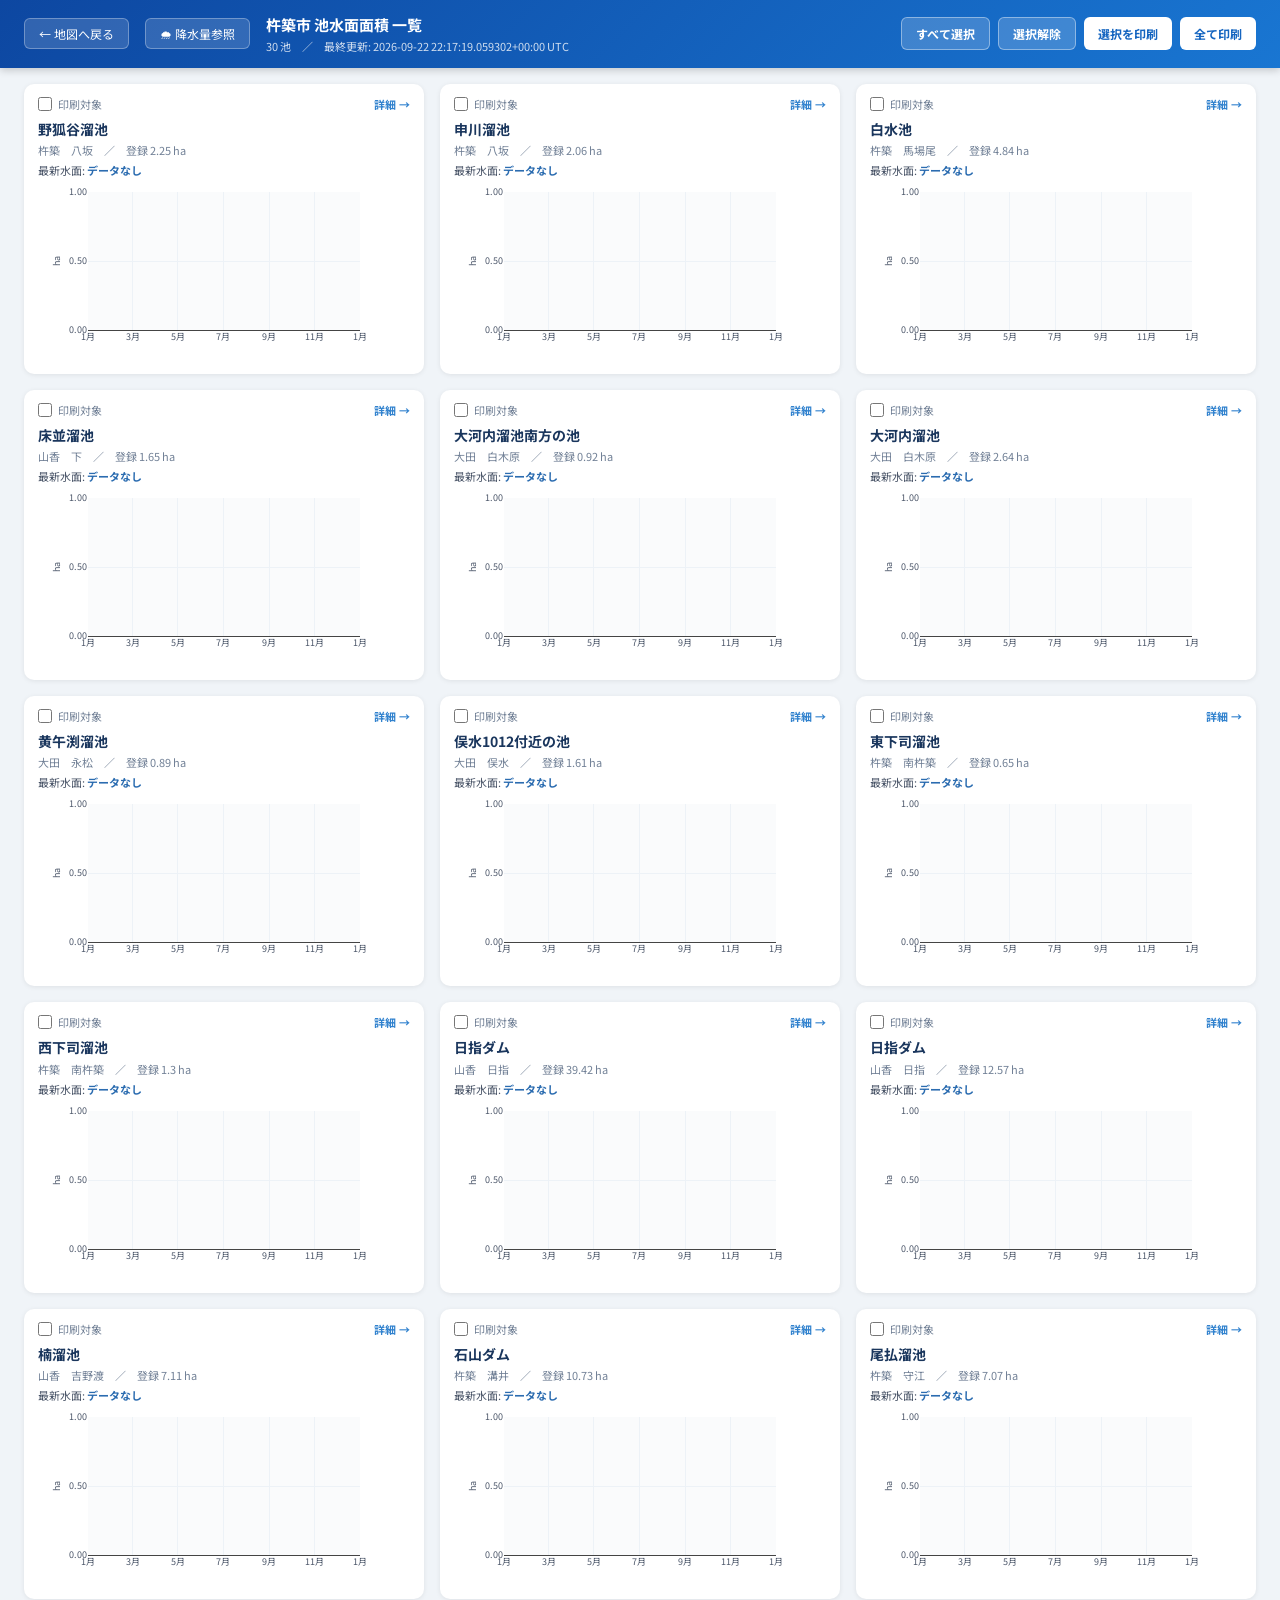
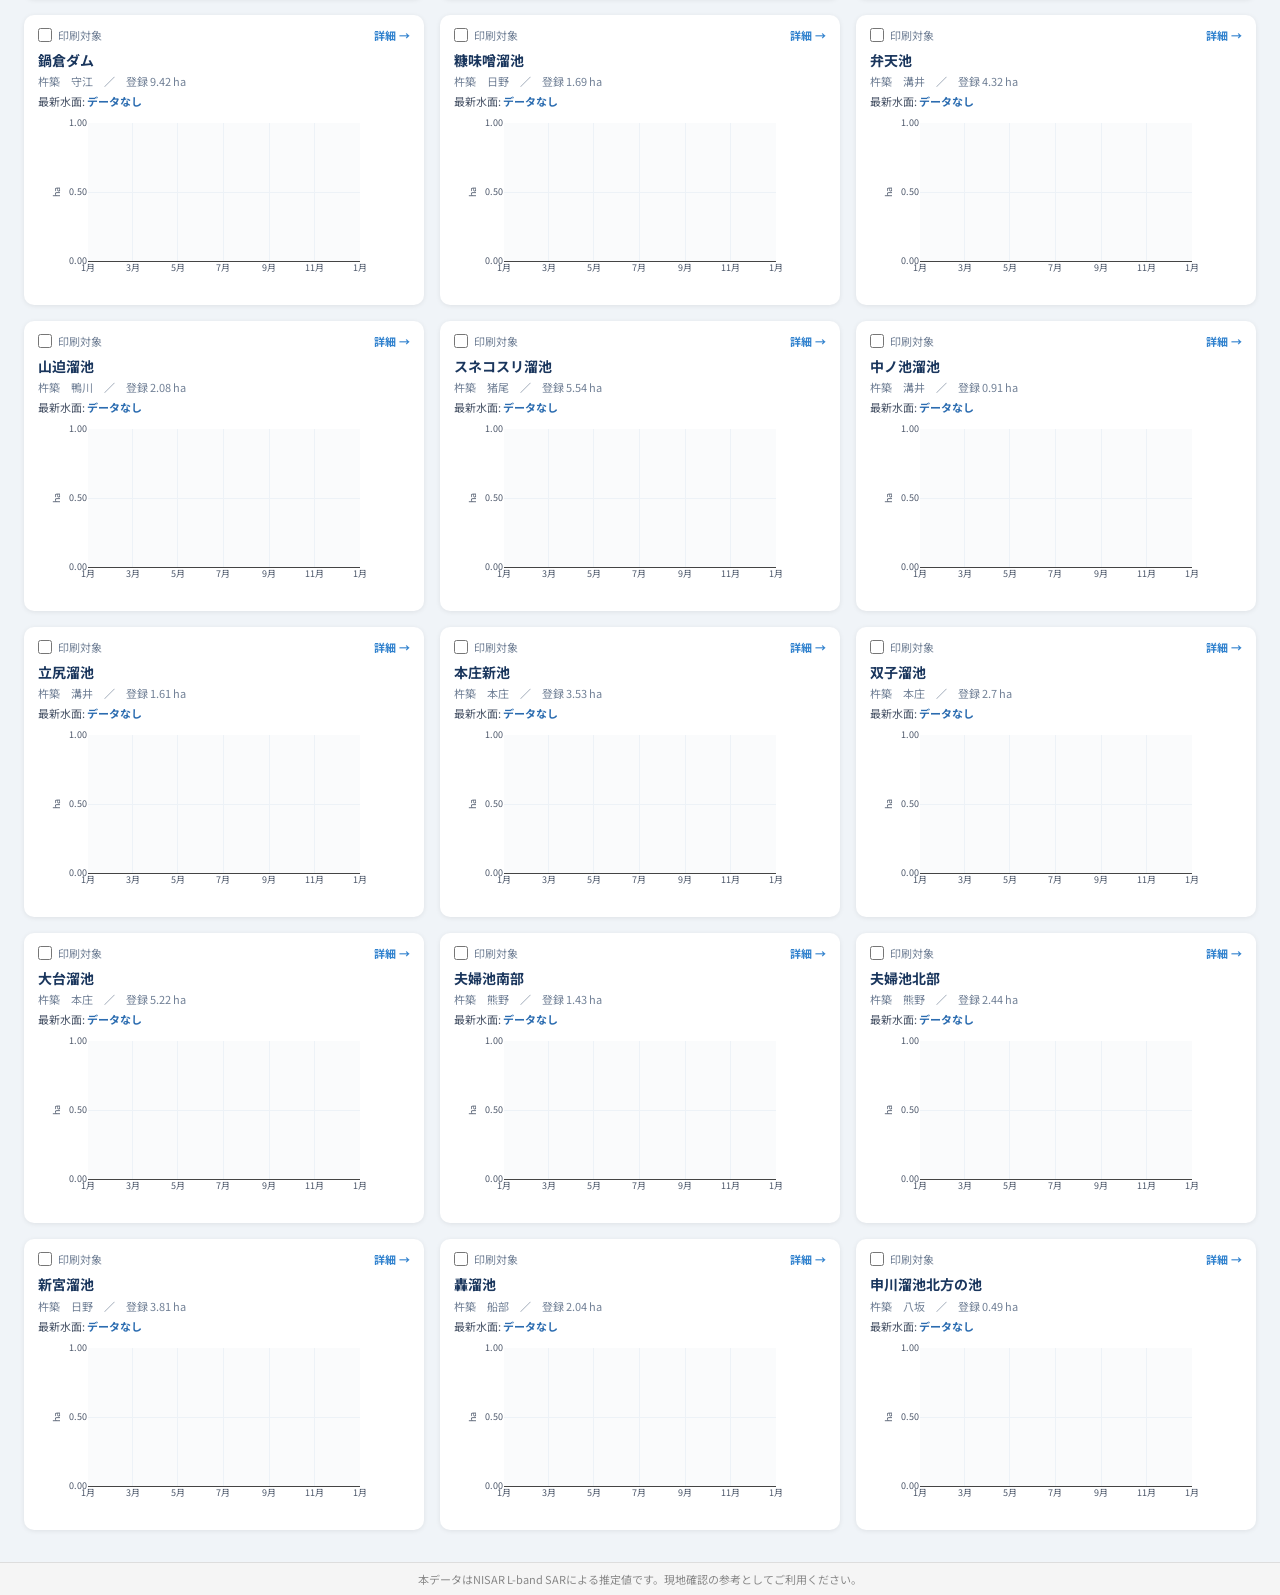
<file: docs/list.html>
<!DOCTYPE html>
<html lang="ja">
<head>
  <meta charset="UTF-8" />
  <meta name="viewport" content="width=device-width, initial-scale=1.0" />
  <title>池水面面積 一覧・印刷 — 杵築市</title>

  <script src="https://cdn.plot.ly/plotly-2.32.0.min.js" charset="utf-8"></script>
  <link rel="preconnect" href="https://fonts.googleapis.com" />
  <link href="https://fonts.googleapis.com/css2?family=Noto+Sans+JP:wght@300;400;700&display=swap" rel="stylesheet" />
  <link rel="stylesheet" href="assets/style.css" />
  <link rel="stylesheet" href="assets/list.css" />
</head>
<body class="list-page">

<!-- ===== ヘッダー ===== -->
<header class="list-header no-print">
  <a class="back-btn" href="index.html">← 地図へ戻る</a>
  <a class="back-btn" href="rain.html">🌧 降水量参照</a>
  <div class="list-header-title">
    <h1>杵築市 池水面面積 一覧</h1>
    <p id="list-subtitle">読み込み中...</p>
  </div>
  <div class="list-actions">
    <button id="btn-select-all"   class="action-btn secondary">すべて選択</button>
    <button id="btn-deselect-all" class="action-btn secondary">選択解除</button>
    <button id="btn-print-selected" class="action-btn primary">選択を印刷</button>
    <button id="btn-print-all"    class="action-btn primary">全て印刷</button>
  </div>
</header>

<!-- ===== アラートサマリー ===== -->
<div id="alert-bar" class="no-print" style="display:none;">
  <span class="alert-icon">⚠️</span>
  <span id="alert-text"></span>
</div>

<!-- ===== 降水量グラフ ===== -->
<section class="rain-section no-print">
  <h2 class="section-title">参考：杵築市 月別降水量（年別比較）</h2>
  <div id="rain-chart" class="rain-chart-wrap"></div>
  <p class="rain-note">データ出典: Open-Meteo (気象庁観測点付近: 33.42°N 131.62°E)</p>
</section>

<!-- ===== 池グラフ一覧 ===== -->
<section class="pond-list-section">
  <div id="pond-grid">
    <!-- JS で生成 -->
    <div id="loading-msg" class="loading-msg">グラフを生成中...</div>
  </div>
</section>

<script src="assets/list.js"></script>
<footer style="text-align:center;padding:8px;font-size:11px;color:#888;background:#f5f5f5;border-top:1px solid #ddd;" class="no-print">
  本データはNISAR L-band SARによる推定値です。現地確認の参考としてご利用ください。
</footer>
</body>
</html>
</file>
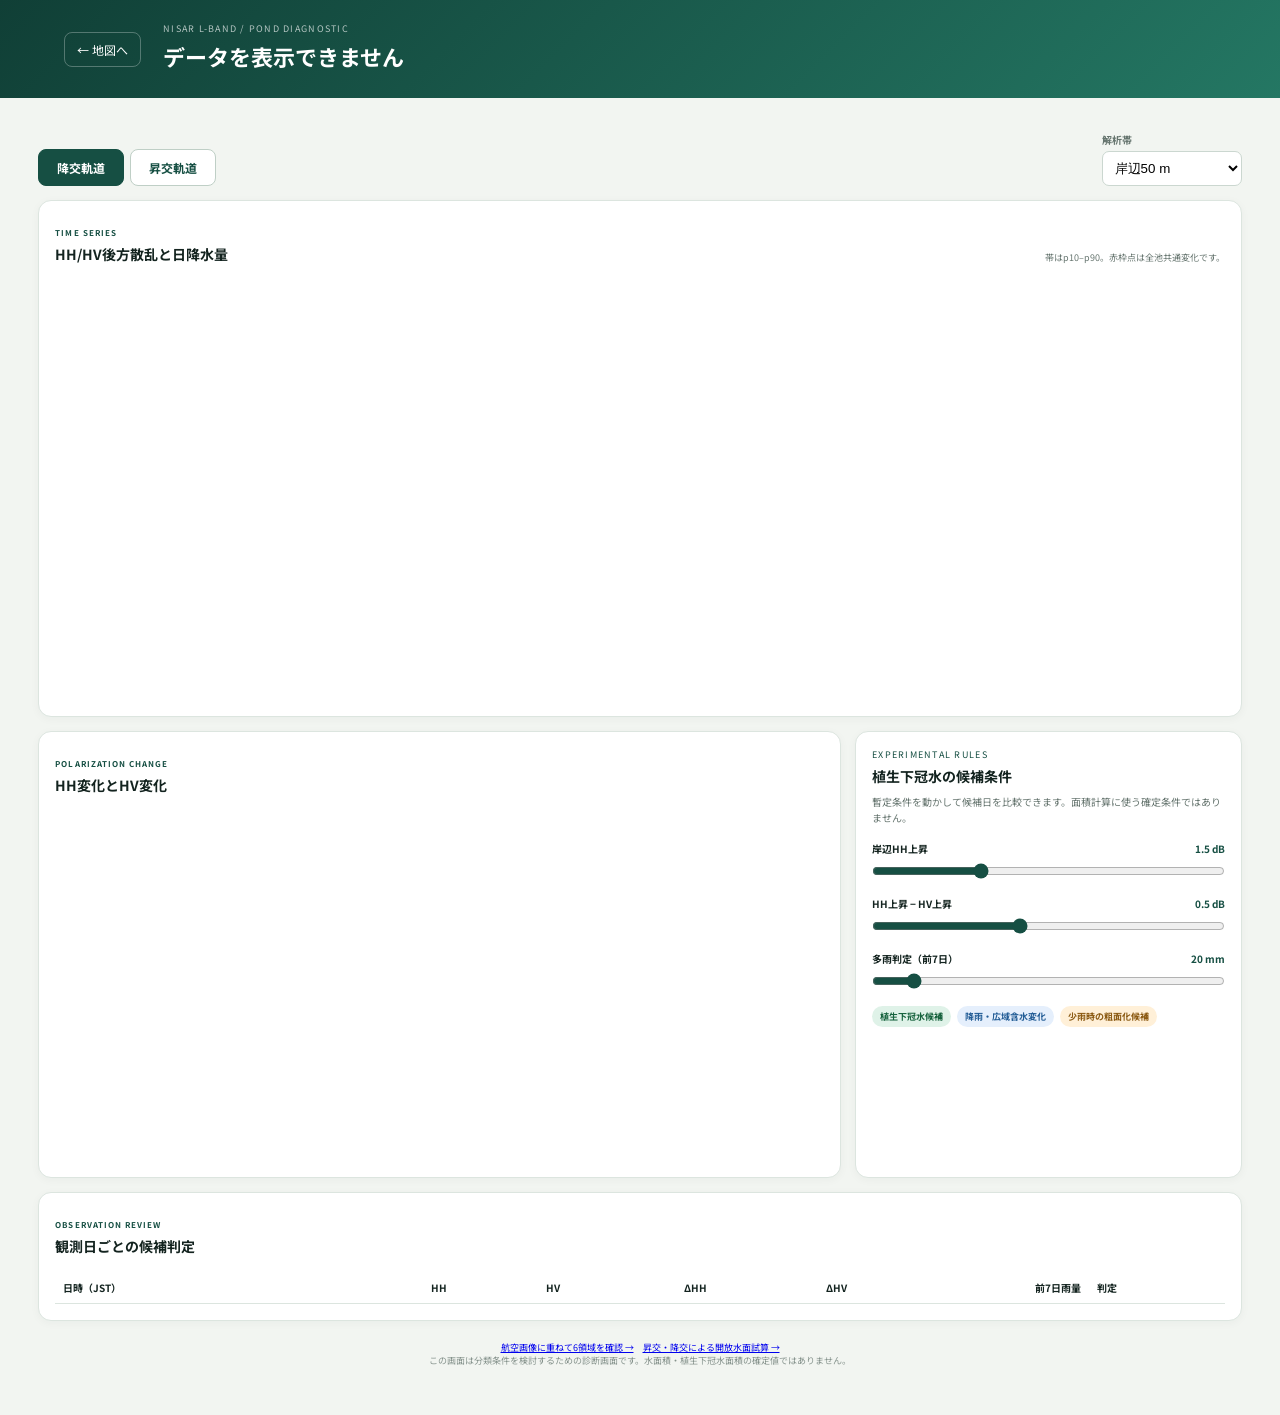
<file: docs/pond.html>
<!DOCTYPE html><html lang="ja"><head><meta charset="UTF-8"/><meta name="viewport" content="width=device-width,initial-scale=1.0"/><title>NISAR 池別診断</title><script src="https://cdn.plot.ly/plotly-2.32.0.min.js"></script><link rel="preconnect" href="https://fonts.googleapis.com"/><link href="https://fonts.googleapis.com/css2?family=Noto+Sans+JP:wght@400;500;700&display=swap" rel="stylesheet"/><link rel="stylesheet" href="assets/diagnostics.css"/><link rel="stylesheet" href="assets/boundary.css"/></head><body>
<header class="page-header"><a href="index.html" class="back-link">← 地図へ</a><div><span class="eyebrow">NISAR L-BAND / POND DIAGNOSTIC</span><h1 id="pond-name">読み込み中…</h1><p id="pond-location"></p></div></header>
<main class="content"><section class="summary-grid" id="summary-grid"></section><section class="control-bar"><div class="orbit-tabs" id="orbit-tabs"><button data-orbit="descending" class="active">降交軌道</button><button data-orbit="ascending">昇交軌道</button></div><label>解析帯<select id="zone-select"><option value="shoreline">岸辺50 m</option><option value="whole">池全体</option><option value="core">中央部</option></select></label></section>
<section class="chart-card"><div class="card-heading"><div><span>TIME SERIES</span><h2>HH/HV後方散乱と日降水量</h2></div><p>帯はp10–p90。赤枠点は全池共通変化です。</p></div><div id="timeseries-chart" class="chart tall"></div></section>
<section class="two-column"><div class="chart-card"><div class="card-heading"><div><span>POLARIZATION CHANGE</span><h2>HH変化とHV変化</h2></div></div><div id="scatter-chart" class="chart"></div></div><div class="condition-card"><span class="eyebrow dark">EXPERIMENTAL RULES</span><h2>植生下冠水の候補条件</h2><p>暫定条件を動かして候補日を比較できます。面積計算に使う確定条件ではありません。</p><label>岸辺HH上昇 <output id="hh-output">1.5 dB</output><input id="hh-threshold" type="range" min="0" max="5" step="0.25" value="1.5"/></label><label>HH上昇 − HV上昇 <output id="contrast-output">0.5 dB</output><input id="contrast-threshold" type="range" min="-2" max="4" step="0.25" value="0.5"/></label><label>多雨判定（前7日） <output id="rain-output">20 mm</output><input id="rain-threshold" type="range" min="0" max="200" step="5" value="20"/></label><div class="rule-legend"><span class="flood">植生下冠水候補</span><span class="wet">降雨・広域含水変化</span><span class="dry">少雨時の粗面化候補</span></div></div></section>
<section class="table-card"><div class="card-heading"><div><span>OBSERVATION REVIEW</span><h2>観測日ごとの候補判定</h2></div></div><div class="table-scroll"><table><thead><tr><th>日時（JST）</th><th>HH</th><th>HV</th><th>ΔHH</th><th>ΔHV</th><th>前7日雨量</th><th>判定</th></tr></thead><tbody id="candidate-body"></tbody></table></div></section>
<section id="boundary-diagnostic" class="boundary-section" hidden><div class="section-heading"><span>OSM BOUNDARY CHECK</span><h2>境界内外の距離帯診断</h2><p id="boundary-description"></p></div><div class="boundary-summary" id="boundary-summary"></div><div class="chart-card"><div class="card-heading"><div><span>DISTANCE BANDS</span><h2>境界からの距離帯別変動幅</h2></div><p>同一軌道の時系列中央値の最大差</p></div><div id="band-chart" class="chart"></div></div><div class="chart-card boundary-map-card"><div class="card-heading"><div><span>PIXEL DIFFERENCE</span><h2>多雨時から少雨時への画素差分</h2></div><p>黒線: OSM境界 / 緑線: 池に接続する変化 / 青線: 負の同時変化</p></div><div id="boundary-diff-chart" class="chart tall"></div></div><div class="table-card"><div class="card-heading"><div><span>CHANGE FRACTION</span><h2>各距離帯の変化画素率</h2></div><p>|変化| 1.5 dB以上</p></div><div class="table-scroll"><table><thead><tr><th>距離帯</th><th>HH変化画素</th><th>HV変化画素</th><th>HH中央値差</th><th>HV中央値差</th></tr></thead><tbody id="boundary-table-body"></tbody></table></div></div><div class="table-card"><div class="card-heading"><div><span>CONNECTED CHANGE</span><h2>池に接続するHH・HV共通変化</h2></div><p>8近傍・3画素以上</p></div><div class="table-scroll"><table><thead><tr><th>距離帯</th><th>接続変化</th><th>正の同時変化</th><th>負の同時変化</th><th>混合</th></tr></thead><tbody id="connectivity-table-body"></tbody></table></div></div></section>
<p class="disclaimer"><a href="qa-27.html">航空画像に重ねて6領域を確認 →</a>　<a href="water-27.html">昇交・降交による開放水面試算 →</a><br/>この画面は分類条件を検討するための診断画面です。水面積・植生下冠水面積の確定値ではありません。</p></main><script src="assets/chart.js"></script><script src="assets/boundary.js"></script></body></html>
</file>
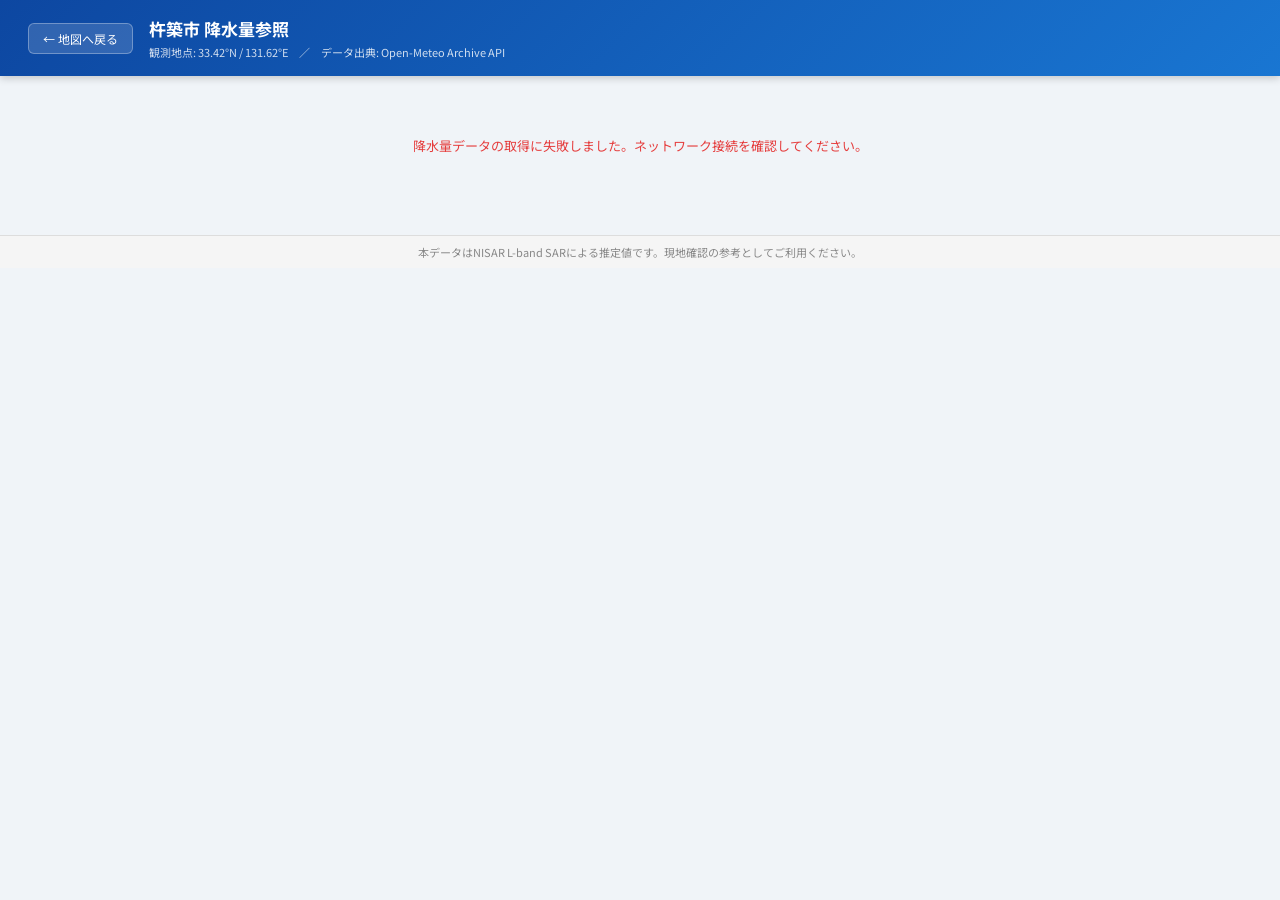
<file: docs/rain.html>
<!DOCTYPE html>
<html lang="ja">
<head>
  <meta charset="UTF-8" />
  <meta name="viewport" content="width=device-width, initial-scale=1.0" />
  <title>降水量参照 — 杵築市</title>
  <script src="https://cdn.plot.ly/plotly-2.32.0.min.js" charset="utf-8"></script>
  <link rel="preconnect" href="https://fonts.googleapis.com" />
  <link href="https://fonts.googleapis.com/css2?family=Noto+Sans+JP:wght@300;400;700&display=swap" rel="stylesheet" />
  <style>
    *, *::before, *::after { box-sizing: border-box; margin: 0; padding: 0; }
    body {
      font-family: "Noto Sans JP", sans-serif;
      background: #f0f4f8;
      color: #1a202c;
      min-height: 100vh;
    }

    /* ── ヘッダー ── */
    .page-header {
      background: linear-gradient(135deg, #0d47a1 0%, #1976d2 100%);
      color: #fff;
      padding: 16px 28px;
      display: flex;
      align-items: center;
      gap: 16px;
      box-shadow: 0 2px 8px rgba(0,0,0,0.2);
      flex-wrap: wrap;
    }
    .back-btn {
      padding: 6px 14px;
      background: rgba(255,255,255,0.15);
      color: #fff;
      text-decoration: none;
      border-radius: 6px;
      font-size: 12px;
      border: 1px solid rgba(255,255,255,0.3);
      white-space: nowrap;
      transition: background 0.2s;
    }
    .back-btn:hover { background: rgba(255,255,255,0.28); }
    .header-title h1 { font-size: 17px; font-weight: 700; }
    .header-title p  { font-size: 11px; margin-top: 3px; opacity: 0.8; }

    /* ── コンテンツ ── */
    .content { max-width: 1200px; margin: 0 auto; padding: 20px 24px 40px; }

    .stat-row {
      display: grid;
      grid-template-columns: repeat(auto-fill, minmax(180px, 1fr));
      gap: 12px;
      margin-bottom: 20px;
    }
    .stat-card {
      background: #fff;
      border-radius: 10px;
      padding: 14px 16px;
      box-shadow: 0 1px 4px rgba(0,0,0,0.07);
    }
    .stat-card .label { font-size: 11px; color: #718096; }
    .stat-card .value { font-size: 20px; font-weight: 700; color: #1a365d; margin-top: 4px; }
    .stat-card .sub   { font-size: 11px; color: #a0aec0; margin-top: 2px; }

    .chart-card {
      background: #fff;
      border-radius: 10px;
      padding: 16px;
      box-shadow: 0 1px 4px rgba(0,0,0,0.07);
      margin-bottom: 16px;
    }
    .chart-card h2 {
      font-size: 13px;
      font-weight: 700;
      color: #2d3748;
      margin-bottom: 10px;
    }
    .chart-wrap-tall  { height: 300px; }
    .chart-wrap-short { height: 220px; }

    .note {
      font-size: 11px;
      color: #a0aec0;
      text-align: right;
      margin-top: 6px;
    }

    #loading {
      text-align: center;
      padding: 60px;
      color: #a0aec0;
      font-size: 14px;
    }
    #error-msg {
      display: none;
      text-align: center;
      padding: 40px;
      color: #e53e3e;
      font-size: 13px;
    }
  </style>
</head>
<body>

<header class="page-header">
  <a class="back-btn" href="index.html">← 地図へ戻る</a>
  <div class="header-title">
    <h1>杵築市 降水量参照</h1>
    <p>観測地点: 33.42°N / 131.62°E　／　データ出典: Open-Meteo Archive API</p>
  </div>
</header>

<div class="content">
  <div id="loading">降水量データを取得中...</div>
  <div id="error-msg">降水量データの取得に失敗しました。ネットワーク接続を確認してください。</div>

  <div id="main-content" style="display:none;">

    <!-- 統計チップ -->
    <div class="stat-row" id="stat-row"></div>

    <!-- ① 月別降水量（年別比較）バーチャート -->
    <div class="chart-card">
      <h2>月別降水量（年別比較）</h2>
      <div class="chart-wrap-tall" id="chart-monthly"></div>
    </div>

    <!-- ② 年間累計折れ線 -->
    <div class="chart-card">
      <h2>年間累計降水量</h2>
      <div class="chart-wrap-tall" id="chart-cumulative"></div>
    </div>

    <!-- ③ 日別降水量（年ごとタブ） -->
    <div class="chart-card">
      <h2>日別降水量</h2>
      <div id="tab-bar" style="display:flex;gap:8px;margin-bottom:10px;flex-wrap:wrap;"></div>
      <div class="chart-wrap-tall" id="chart-daily"></div>
    </div>

    <p class="note" id="data-range"></p>
  </div>
</div>

<script>
'use strict';

const KITSUKI_LAT  = 33.42;
const KITSUKI_LNG  = 131.62;
const RAIN_COLORS  = ['#3b82f6','#f97316','#10b981','#a855f7','#ef4444'];
const MONTH_LABELS = ['1月','2月','3月','4月','5月','6月','7月','8月','9月','10月','11月','12月'];

const today     = new Date();
const endDate   = today.toISOString().split('T')[0];
const startYear = today.getFullYear() - 2;
const startDate = `${startYear}-01-01`;

async function init() {
  try {
    const url = `https://archive-api.open-meteo.com/v1/archive`
      + `?latitude=${KITSUKI_LAT}&longitude=${KITSUKI_LNG}`
      + `&start_date=${startDate}&end_date=${endDate}`
      + `&daily=precipitation_sum&timezone=Asia%2FTokyo`;

    const r = await fetch(url);
    if (!r.ok) throw new Error(`HTTP ${r.status}`);
    const json = await r.json();

    document.getElementById('loading').style.display = 'none';
    document.getElementById('data-range').textContent =
      `取得期間: ${startDate} 〜 ${endDate}`;

    const { daily: byYear, raw } = processRainfall(json);
    renderStats(byYear);
    renderMonthly(byYear);
    renderCumulative(byYear);
    renderDailyTabs(raw);

    document.getElementById('main-content').style.display = 'block';
  } catch (e) {
    console.error(e);
    document.getElementById('loading').style.display = 'none';
    document.getElementById('error-msg').style.display = 'block';
  }
}

// 日別データを月別合計 + 日別に整理
function processRainfall(json) {
  const monthly = {};  // year → [12 monthly totals]
  const daily   = {};  // year → [{date, val}]

  (json.daily?.time || []).forEach((dateStr, i) => {
    const val = json.daily.precipitation_sum[i] ?? 0;
    const [y, m] = dateStr.split('-');
    const year  = parseInt(y, 10);
    const month = parseInt(m, 10);

    if (!monthly[year]) monthly[year] = Array(12).fill(0);
    monthly[year][month - 1] += val;

    if (!daily[year]) daily[year] = [];
    daily[year].push({ date: dateStr, val: Math.round(val * 10) / 10 });
  });

  return { daily: monthly, raw: daily };
}

// 統計カード
function renderStats(byYear) {
  const years = Object.keys(byYear).map(Number).sort();
  const cards = [];

  years.forEach(year => {
    const total = byYear[year].reduce((a, b) => a + b, 0);
    const maxMonth = byYear[year].indexOf(Math.max(...byYear[year]));
    cards.push({
      label: `${year}年 年間合計`,
      value: `${Math.round(total).toLocaleString()} mm`,
      sub:   `最多: ${MONTH_LABELS[maxMonth]}（${Math.round(byYear[year][maxMonth])} mm）`,
    });
  });

  document.getElementById('stat-row').innerHTML = cards.map(c => `
    <div class="stat-card">
      <div class="label">${c.label}</div>
      <div class="value">${c.value}</div>
      <div class="sub">${c.sub}</div>
    </div>
  `).join('');
}

// ① 月別バーチャート
function renderMonthly(byYear) {
  const years = Object.keys(byYear).map(Number).sort();
  const traces = years.map((year, i) => ({
    x: MONTH_LABELS,
    y: byYear[year].map(v => Math.round(v)),
    name: `${year}年`,
    type: 'bar',
    marker: { color: RAIN_COLORS[i % RAIN_COLORS.length], opacity: 0.85 },
    hovertemplate: `<b>${year}年 %{x}</b><br>降水量: <b>%{y} mm</b><extra></extra>`,
  }));

  Plotly.newPlot('chart-monthly', traces, baseLayout({
    barmode: 'group',
    yaxis: { title: { text: '月間降水量 (mm)', standoff: 10 }, gridcolor: '#edf2f7', rangemode: 'tozero' },
  }), { responsive: true, displayModeBar: false });
}

// ② 累計折れ線
function renderCumulative(byYear) {
  const years = Object.keys(byYear).map(Number).sort();
  const traces = years.map((year, i) => {
    let cum = 0;
    const y = byYear[year].map(v => { cum += v; return Math.round(cum); });
    return {
      x: MONTH_LABELS,
      y,
      mode: 'lines+markers',
      name: `${year}年`,
      line:   { color: RAIN_COLORS[i % RAIN_COLORS.length], width: 2.5 },
      marker: { color: RAIN_COLORS[i % RAIN_COLORS.length], size: 6 },
      hovertemplate: `<b>${year}年 %{x}末</b><br>累計: <b>%{y} mm</b><extra></extra>`,
    };
  });

  Plotly.newPlot('chart-cumulative', traces, baseLayout({
    yaxis: { title: { text: '累計降水量 (mm)', standoff: 10 }, gridcolor: '#edf2f7', rangemode: 'tozero' },
  }), { responsive: true, displayModeBar: false });
}

// ③ 日別（タブ切り替え）
let activeYear = null;
function renderDailyTabs(raw) {
  const years = Object.keys(raw).map(Number).sort();
  const tabBar = document.getElementById('tab-bar');

  years.forEach(year => {
    const btn = document.createElement('button');
    btn.textContent = `${year}年`;
    btn.style.cssText = `padding:5px 16px;border-radius:6px;border:1px solid #e2e8f0;background:#fff;
      font-family:inherit;font-size:12px;cursor:pointer;font-weight:700;transition:all 0.15s;`;
    btn.addEventListener('click', () => {
      document.querySelectorAll('#tab-bar button').forEach(b => {
        b.style.background = '#fff';
        b.style.color = '#4a5568';
        b.style.borderColor = '#e2e8f0';
      });
      btn.style.background = '#1565c0';
      btn.style.color = '#fff';
      btn.style.borderColor = '#1565c0';
      renderDailyChart(raw, year);
    });
    tabBar.appendChild(btn);
  });

  // 最新年をデフォルト選択
  if (years.length > 0) {
    tabBar.querySelectorAll('button')[years.length - 1].click();
  }
}

function renderDailyChart(raw, year) {
  const pts = raw[year] || [];
  const trace = {
    x: pts.map(p => p.date),
    y: pts.map(p => p.val),
    type: 'bar',
    name: `${year}年 日別`,
    marker: { color: '#3b82f6', opacity: 0.75 },
    hovertemplate: '%{x}<br><b>%{y} mm</b><extra></extra>',
  };

  Plotly.newPlot('chart-daily', [trace], {
    ...baseLayout({}),
    xaxis: {
      type: 'date',
      tickformat: '%-m/%-d',
      dtick: 'M1',
      gridcolor: '#edf2f7',
      tickfont: { size: 11 },
    },
    yaxis: {
      title: { text: '日降水量 (mm)', standoff: 10 },
      gridcolor: '#edf2f7',
      rangemode: 'tozero',
      tickfont: { size: 11 },
    },
  }, { responsive: true, displayModeBar: false });
}

function baseLayout(overrides) {
  return {
    font: { family: '"Noto Sans JP", sans-serif', size: 11, color: '#4a5568' },
    paper_bgcolor: '#fff',
    plot_bgcolor:  '#fafbfc',
    margin: { t: 10, r: 20, b: 50, l: 60 },
    legend: { orientation: 'h', x: 0, y: -0.22, font: { size: 11 } },
    hovermode: 'x unified',
    hoverlabel: {
      bgcolor: '#1a202c', bordercolor: '#1a202c',
      font: { color: '#fff', size: 11, family: '"Noto Sans JP", sans-serif' },
    },
    xaxis: { gridcolor: '#edf2f7', tickfont: { size: 11 } },
    ...overrides,
  };
}

document.addEventListener('DOMContentLoaded', init);
</script>
<footer style="text-align:center;padding:8px;font-size:11px;color:#888;background:#f5f5f5;border-top:1px solid #ddd;">
  本データはNISAR L-band SARによる推定値です。現地確認の参考としてご利用ください。
</footer>
</body>
</html>
</file>
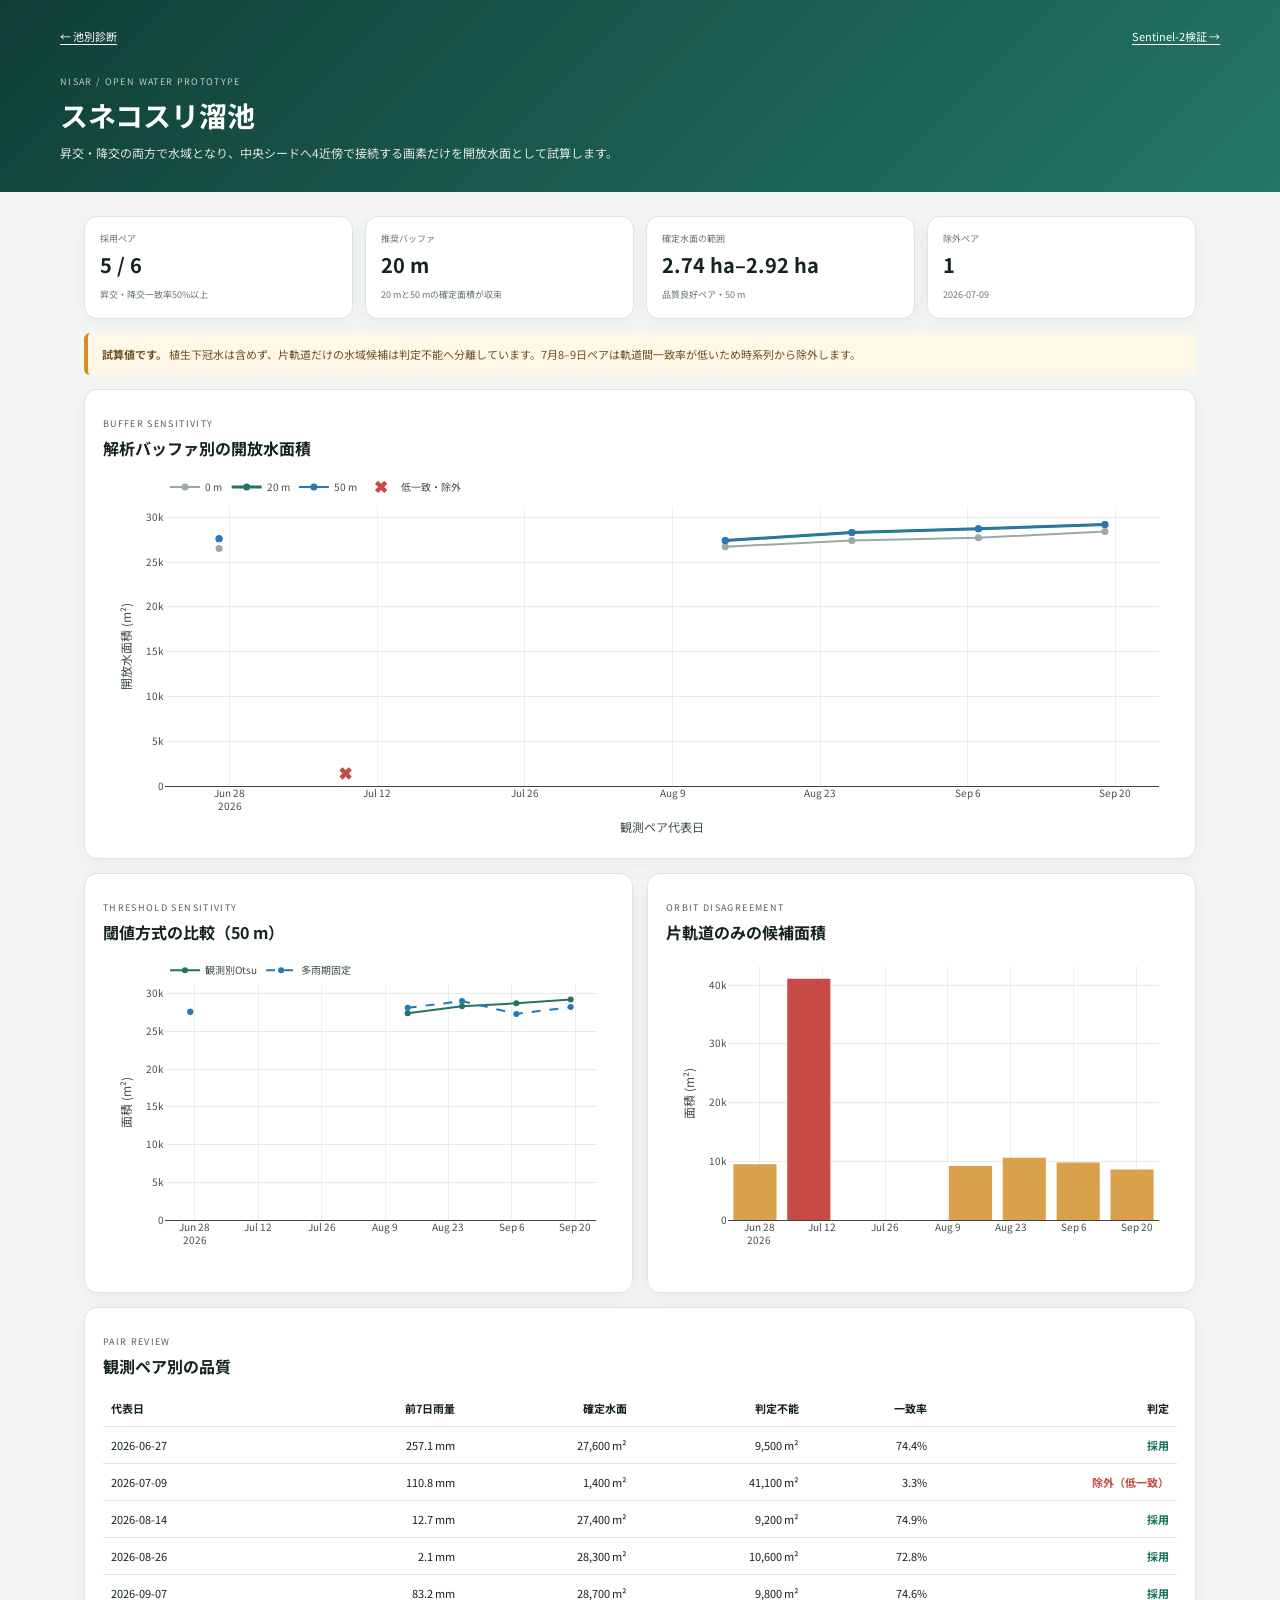
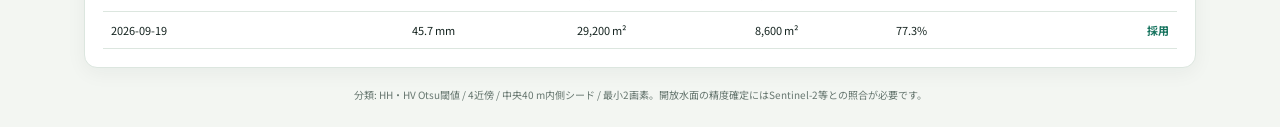
<file: docs/water-27.html>
<!DOCTYPE html>
<html lang="ja">
<head>
  <meta charset="UTF-8" />
  <meta name="viewport" content="width=device-width, initial-scale=1.0" />
  <title>スネコスリ溜池 開放水面試算</title>
  <script src="https://cdn.plot.ly/plotly-2.32.0.min.js"></script>
  <link rel="preconnect" href="https://fonts.googleapis.com" />
  <link href="https://fonts.googleapis.com/css2?family=Noto+Sans+JP:wght@400;500;700&display=swap" rel="stylesheet" />
  <link rel="stylesheet" href="assets/water.css" />
</head>
<body>
  <header class="hero">
    <nav><a href="pond.html?id=27">← 池別診断</a><a href="sentinel2-27.html">Sentinel-2検証 →</a></nav>
    <span>NISAR / OPEN WATER PROTOTYPE</span>
    <h1>スネコスリ溜池</h1>
    <p>昇交・降交の両方で水域となり、中央シードへ4近傍で接続する画素だけを開放水面として試算します。</p>
  </header>
  <main>
    <section id="summary" class="summary-grid"></section>
    <section class="notice"><strong>試算値です。</strong> 植生下冠水は含めず、片軌道だけの水域候補は判定不能へ分離しています。7月8–9日ペアは軌道間一致率が低いため時系列から除外します。</section>
    <section class="chart-card"><div class="heading"><span>BUFFER SENSITIVITY</span><h2>解析バッファ別の開放水面積</h2></div><div id="buffer-chart" class="chart"></div></section>
    <section class="two-column">
      <div class="chart-card"><div class="heading"><span>THRESHOLD SENSITIVITY</span><h2>閾値方式の比較（50 m）</h2></div><div id="threshold-chart" class="chart small"></div></div>
      <div class="chart-card"><div class="heading"><span>ORBIT DISAGREEMENT</span><h2>片軌道のみの候補面積</h2></div><div id="uncertain-chart" class="chart small"></div></div>
    </section>
    <section class="table-card"><div class="heading"><span>PAIR REVIEW</span><h2>観測ペア別の品質</h2></div><div class="table-scroll"><table><thead><tr><th>代表日</th><th>前7日雨量</th><th>確定水面</th><th>判定不能</th><th>一致率</th><th>判定</th></tr></thead><tbody id="pair-table"></tbody></table></div></section>
    <p class="footnote">分類: HH・HV Otsu閾値 / 4近傍 / 中央40 m内側シード / 最小2画素。開放水面の精度確定にはSentinel-2等との照合が必要です。</p>
  </main>
  <script src="assets/water.js"></script>
</body>
</html>
</file>
<file: docs/assets/style.css>
:root{--ink:#13231f;--muted:#60726b;--paper:#f6f8f4;--panel:#fff;--forest:#164f43;--forest2:#237563;--line:#dfe8e2;--amber:#d98c22}*{box-sizing:border-box;margin:0;padding:0}body{font-family:"Noto Sans JP",sans-serif;color:var(--ink);height:100vh;overflow:hidden;display:flex;background:var(--paper)}#map{flex:1;height:100%;background:#dce7df}#sidebar{width:390px;min-width:330px;height:100%;background:var(--panel);box-shadow:-8px 0 32px rgba(20,45,36,.14);z-index:800;display:flex;flex-direction:column}#sidebar-header{padding:22px 22px 18px;color:#fff;background:linear-gradient(145deg,#103f36,#247763)}#sidebar-header-top{display:flex;gap:12px;justify-content:space-between}.eyebrow{display:block;font-size:9px;letter-spacing:.15em;opacity:.72;margin-bottom:6px}h1{font-size:19px;line-height:1.45}#sidebar-header p{font-size:11px;line-height:1.65;margin-top:7px;opacity:.83}.header-link{color:#fff;display:inline-block;margin-top:13px;font-size:11px;text-underline-offset:3px}#sidebar-close{display:none;border:0;background:rgba(255,255,255,.14);color:#fff;width:34px;height:34px;border-radius:50%;font-size:20px}.map-controls{padding:14px 18px 12px;border-bottom:1px solid var(--line);display:grid;grid-template-columns:1fr 1fr;gap:9px;background:#fbfcfa}.map-controls label{font-size:10px;color:var(--muted);font-weight:700}.map-controls label:nth-child(3){grid-column:1/-1}select{width:100%;margin-top:4px;border:1px solid #cbd8d0;border-radius:7px;padding:7px 8px;background:#fff;color:var(--ink);font:inherit;font-size:12px}.legend{grid-column:1/-1;display:flex;flex-wrap:wrap;gap:8px 12px;font-size:9px;color:var(--muted)}.legend span{display:inline-flex;align-items:center;gap:4px}.swatch{width:18px;height:7px;border-radius:4px;display:inline-block}.s1{background:#56a878}.s2{background:#b4c851}.s3{background:#efa53e}.s4{background:#d95640}#pond-info{flex:1;padding:20px;overflow-y:auto}.empty-state{color:var(--muted);padding:40px 14px;text-align:center}.empty-state strong{color:var(--ink);font-size:14px}.empty-state p{font-size:11px;line-height:1.7;margin-top:8px}.pond-title-row{display:flex;justify-content:space-between;gap:12px;align-items:flex-start}.pond-kicker{font-size:10px;color:var(--forest2);font-weight:700;letter-spacing:.08em}#pond-info h2{font-size:21px;line-height:1.4;margin-top:3px}.range-badge{flex:0 0 auto;border-radius:9px;padding:8px 10px;background:#edf5f0;text-align:center}.range-badge strong{font-size:18px;display:block}.range-badge span{font-size:9px;color:var(--muted)}.meta-grid{display:grid;grid-template-columns:repeat(2,1fr);gap:8px;margin:16px 0}.meta-card{background:var(--paper);padding:10px;border-radius:9px}.meta-card span{display:block;color:var(--muted);font-size:9px}.meta-card strong{display:block;margin-top:3px;font-size:12px}.signal-table{width:100%;border-collapse:collapse;margin:12px 0 16px;font-size:11px}.signal-table caption{text-align:left;font-weight:700;margin-bottom:7px;font-size:12px}.signal-table th,.signal-table td{border-bottom:1px solid var(--line);padding:7px 5px;text-align:right}.signal-table th:first-child,.signal-table td:first-child{text-align:left}.notice{padding:11px 12px;background:#fff6e6;border-left:3px solid var(--amber);border-radius:5px;font-size:10px;line-height:1.65;color:#77501b;margin-bottom:14px}.detail-btn{display:block;background:var(--forest);color:#fff;text-align:center;border-radius:9px;padding:12px;text-decoration:none;font-size:12px;font-weight:700}#sidebar footer{padding:10px 18px;border-top:1px solid var(--line);color:#839189;font-size:9px;line-height:1.5}#updated-at{margin-bottom:2px}.leaflet-tooltip{font-family:"Noto Sans JP",sans-serif;border:0;border-radius:7px;box-shadow:0 3px 16px rgba(0,0,0,.16)}#sidebar-handle{display:none}@media(max-width:760px){body{display:block}#map{width:100%;height:100dvh}#sidebar{position:fixed;left:0;right:0;bottom:0;width:100%;min-width:0;height:auto;max-height:82dvh;border-radius:18px 18px 0 0;transform:translateY(100%);transition:transform .25s ease}#sidebar.mobile-open{transform:translateY(0)}#sidebar-handle{display:block;position:absolute;top:7px;left:calc(50% - 20px);width:40px;height:4px;border-radius:3px;background:rgba(255,255,255,.42);z-index:2}#sidebar-header{padding:20px 18px 13px;border-radius:18px 18px 0 0}#sidebar-header p,.header-link{display:none}#sidebar-close{display:block}.map-controls{padding:10px 14px}#pond-info{max-height:48dvh;padding:16px}}
</file>
<file: docs/assets/list.css>
/* ===== 一覧ページ全体 ===== */
body.list-page {
  display: block;
  background: #f0f4f8;
  min-height: 100vh;
  overflow: auto;
}

/* ===== ヘッダー ===== */
.list-header {
  display: flex;
  align-items: center;
  gap: 16px;
  padding: 14px 24px;
  background: linear-gradient(135deg, #0d47a1 0%, #1976d2 100%);
  color: #fff;
  box-shadow: 0 2px 8px rgba(0,0,0,0.2);
  flex-wrap: wrap;
}

.back-btn {
  padding: 6px 14px;
  background: rgba(255,255,255,0.15);
  color: #fff;
  text-decoration: none;
  border-radius: 6px;
  font-size: 12px;
  border: 1px solid rgba(255,255,255,0.3);
  white-space: nowrap;
  transition: background 0.2s;
}
.back-btn:hover { background: rgba(255,255,255,0.28); }

.list-header-title { flex: 1; min-width: 200px; }
.list-header-title h1 { font-size: 15px; font-weight: 700; }
.list-header-title p  { font-size: 11px; margin-top: 2px; opacity: 0.8; }

.list-actions {
  display: flex;
  gap: 8px;
  flex-wrap: wrap;
}

.action-btn {
  padding: 7px 14px;
  border: none;
  border-radius: 6px;
  font-size: 12px;
  font-family: inherit;
  cursor: pointer;
  font-weight: 700;
  transition: opacity 0.15s, transform 0.1s;
}
.action-btn:hover { opacity: 0.85; transform: translateY(-1px); }
.action-btn.primary   { background: #fff; color: #1565c0; }
.action-btn.secondary { background: rgba(255,255,255,0.18); color: #fff; border: 1px solid rgba(255,255,255,0.4); }

/* ===== アラートバー ===== */
#alert-bar {
  display: flex;
  align-items: flex-start;
  gap: 10px;
  margin: 12px 24px 0;
  padding: 12px 16px;
  background: #fff3cd;
  border: 1px solid #ffc107;
  border-left: 4px solid #e65100;
  border-radius: 8px;
  font-size: 13px;
  color: #7c4700;
  line-height: 1.5;
}
.alert-icon { font-size: 16px; flex-shrink: 0; margin-top: 1px; }

/* ===== 降水量セクション ===== */
.rain-section {
  margin: 16px 24px 0;
  background: #fff;
  border-radius: 10px;
  padding: 14px 16px 8px;
  box-shadow: 0 1px 4px rgba(0,0,0,0.07);
}

.section-title {
  font-size: 13px;
  font-weight: 700;
  color: #2d3748;
  margin-bottom: 8px;
}

.rain-chart-wrap { height: 180px; }

.rain-note {
  font-size: 10px;
  color: #a0aec0;
  margin-top: 4px;
  text-align: right;
}

/* ===== 池グリッド ===== */
.pond-list-section {
  padding: 16px 24px 32px;
}

#pond-grid {
  display: grid;
  grid-template-columns: repeat(auto-fill, minmax(380px, 1fr));
  gap: 16px;
}

.loading-msg {
  grid-column: 1 / -1;
  text-align: center;
  color: #a0aec0;
  padding: 40px;
  font-size: 14px;
}

/* ===== 池カード ===== */
.pond-card {
  background: #fff;
  border-radius: 10px;
  box-shadow: 0 1px 5px rgba(0,0,0,0.08);
  padding: 12px 14px 8px;
  display: flex;
  flex-direction: column;
  gap: 4px;
}

.card-header {
  display: flex;
  justify-content: space-between;
  align-items: center;
  margin-bottom: 4px;
}

.card-check {
  display: flex;
  align-items: center;
  gap: 6px;
  cursor: pointer;
  font-size: 11px;
  color: #718096;
  user-select: none;
}
.card-check input[type="checkbox"] { width: 14px; height: 14px; cursor: pointer; }

.card-link {
  font-size: 11px;
  color: #3182ce;
  text-decoration: none;
  font-weight: 700;
}
.card-link:hover { text-decoration: underline; }

.card-title-row {
  display: flex;
  align-items: center;
  gap: 8px;
}

.alert-badge {
  display: inline-flex;
  align-items: center;
  padding: 2px 7px;
  background: #fff3cd;
  border: 1px solid #ffc107;
  border-radius: 4px;
  font-size: 10px;
  color: #7c4700;
  font-weight: 700;
  white-space: nowrap;
  flex-shrink: 0;
}

.card-name {
  font-size: 14px;
  font-weight: 700;
  color: #1a365d;
  line-height: 1.3;
}

.card-meta {
  font-size: 11px;
  color: #718096;
}

.card-latest {
  font-size: 11px;
  color: #4a5568;
}
.card-latest strong { color: #2b6cb0; }

.card-chart { height: 180px; margin-top: 4px; }

/* ===== 印刷スタイル ===== */
@media print {
  /* 印刷不要要素を非表示 */
  .no-print,
  #alert-bar,
  .rain-section { display: none !important; }

  body.list-page { background: #fff; }

  .pond-list-section { padding: 0; }

  #pond-grid {
    display: grid;
    grid-template-columns: repeat(2, 1fr);
    gap: 8px;
  }

  .pond-card {
    box-shadow: none;
    border: 1px solid #e2e8f0;
    border-radius: 4px;
    padding: 8px;
    break-inside: avoid;
    page-break-inside: avoid;
  }

  /* 印刷対象外カードを非表示 */
  .pond-card.print-hidden { display: none !important; }

  .card-chart { height: 150px; }

  .card-name { font-size: 12px; }
  .card-meta, .card-latest { font-size: 10px; }
  .alert-badge { font-size: 9px; }
}

@media (max-width: 600px) {
  .list-header { padding: 10px 14px; }
  .pond-list-section { padding: 10px 12px 24px; }
  #pond-grid { grid-template-columns: 1fr; }
  .rain-section { margin: 10px 12px 0; }
}
</file>
<file: docs/assets/diagnostics.css>
:root{--ink:#13231f;--muted:#66756f;--paper:#f2f5f1;--forest:#164f43;--line:#dce5df}*{box-sizing:border-box;margin:0;padding:0}body{font-family:"Noto Sans JP",sans-serif;background:var(--paper);color:var(--ink)}.page-header{background:linear-gradient(135deg,#103f36,#247763);color:#fff;padding:22px 5vw;display:flex;align-items:center;gap:22px}.back-link{color:#fff;text-decoration:none;border:1px solid rgba(255,255,255,.28);padding:8px 12px;border-radius:8px;font-size:12px}.eyebrow{display:block;font-size:9px;letter-spacing:.14em;opacity:.68;margin-bottom:5px}.eyebrow.dark{color:var(--forest);opacity:1}.page-header h1{font-size:22px}.page-header p{font-size:11px;opacity:.76;margin-top:4px}.content{max-width:1400px;margin:0 auto;padding:20px 3vw 48px}.summary-grid{display:grid;grid-template-columns:repeat(4,1fr);gap:10px;margin-bottom:14px}.summary-card{background:#fff;border:1px solid var(--line);border-radius:11px;padding:13px 15px}.summary-card span{font-size:9px;color:var(--muted)}.summary-card strong{display:block;font-size:18px;margin-top:3px}.summary-card small{font-size:9px;color:var(--muted)}.control-bar{display:flex;justify-content:space-between;align-items:end;gap:16px;margin:14px 0}.control-bar label{font-size:10px;color:var(--muted);font-weight:700}.control-bar select{display:block;margin-top:4px;padding:8px;border:1px solid #cbd7d0;border-radius:7px;background:#fff;min-width:140px}.orbit-tabs{display:flex;gap:6px}.orbit-tabs button{border:1px solid #bfcfc6;background:#fff;color:var(--forest);padding:9px 18px;border-radius:8px;font:inherit;font-size:12px;font-weight:700;cursor:pointer}.orbit-tabs button.active{background:var(--forest);color:#fff;border-color:var(--forest)}.orbit-tabs button:disabled{opacity:.35;cursor:not-allowed}.chart-card,.condition-card,.table-card{background:#fff;border:1px solid var(--line);border-radius:13px;padding:16px;box-shadow:0 2px 10px rgba(31,59,49,.04)}.card-heading{display:flex;justify-content:space-between;align-items:end;gap:12px;margin-bottom:6px}.card-heading span{font-size:8px;letter-spacing:.13em;color:var(--forest);font-weight:700}.card-heading h2,.condition-card h2{font-size:14px;margin-top:3px}.card-heading p{font-size:9px;color:var(--muted)}.chart{height:360px}.chart.tall{height:430px}.two-column{display:grid;grid-template-columns:1.35fr .65fr;gap:14px;margin:14px 0}.condition-card p{font-size:10px;line-height:1.6;color:var(--muted);margin:8px 0 15px}.condition-card label{display:block;font-size:10px;font-weight:700;margin:14px 0}.condition-card output{float:right;color:var(--forest)}.condition-card input{width:100%;accent-color:var(--forest);margin-top:7px}.rule-legend{display:flex;gap:6px;flex-wrap:wrap;margin-top:14px}.rule-legend span,.status-pill{border-radius:20px;padding:4px 8px;font-size:9px;font-weight:700}.flood{background:#dff2e8;color:#17633e}.wet{background:#e5effc;color:#235d96}.dry{background:#fff0d8;color:#8c5b14}.normal{background:#edf0ee;color:#65736d}.table-card{margin-top:14px}.table-scroll{overflow-x:auto}table{width:100%;border-collapse:collapse;font-size:10px;margin-top:10px}th,td{padding:8px;border-bottom:1px solid var(--line);text-align:right;white-space:nowrap}th:first-child,td:first-child{text-align:left}th:last-child,td:last-child{text-align:left}.disclaimer{text-align:center;color:#85928c;font-size:9px;margin-top:20px}@media(max-width:800px){.page-header{padding:16px}.page-header h1{font-size:17px}.content{padding:12px}.summary-grid{grid-template-columns:repeat(2,1fr)}.two-column{grid-template-columns:1fr}.chart.tall{height:390px}.chart{height:330px}.control-bar{align-items:stretch;flex-direction:column}.orbit-tabs button{flex:1}.orbit-tabs{width:100%}.control-bar label,.control-bar select{width:100%}.card-heading{align-items:flex-start;flex-direction:column}}
</file>
<file: docs/assets/boundary.css>
.boundary-section {
  margin-top: 28px;
  padding-top: 24px;
  border-top: 2px solid #cbd9d1;
}
.section-heading span {
  font-size: 9px;
  letter-spacing: .14em;
  color: var(--forest);
  font-weight: 700;
}
.section-heading h2 { font-size: 20px; margin-top: 4px; }
.section-heading p {
  font-size: 10px;
  color: var(--muted);
  line-height: 1.6;
  margin-top: 5px;
}
.boundary-summary {
  display: grid;
  grid-template-columns: repeat(3, 1fr);
  gap: 10px;
  margin: 14px 0;
}
.boundary-summary .summary-card strong { font-size: 14px; }
.boundary-map-card { margin-top: 14px; }
@media (max-width: 800px) {
  .boundary-summary { grid-template-columns: repeat(2, 1fr); }
}
</file>
<file: docs/assets/water.css>
:root{--ink:#14231f;--muted:#66766f;--paper:#f3f6f2;--panel:#fff;--forest:#164f43;--line:#dce6df;--blue:#2878b5;--amber:#d98c22;--red:#c74b44}*{box-sizing:border-box}body{margin:0;background:var(--paper);color:var(--ink);font-family:"Noto Sans JP",sans-serif}.hero{padding:28px max(24px,calc((100% - 1160px)/2));background:linear-gradient(135deg,#103f36,#247763);color:#fff}.hero nav{display:flex;justify-content:space-between;margin-bottom:22px}.hero a{color:#fff;font-size:11px;text-underline-offset:3px}.hero span,.heading span{font-size:9px;letter-spacing:.15em;opacity:.72}.hero h1{margin:5px 0 7px;font-size:28px}.hero p{max-width:720px;margin:0;font-size:12px;line-height:1.8;opacity:.86}main{max-width:1160px;margin:0 auto;padding:24px}.summary-grid{display:grid;grid-template-columns:repeat(4,1fr);gap:12px}.summary-card,.chart-card,.table-card{background:var(--panel);border:1px solid var(--line);border-radius:13px;box-shadow:0 5px 20px rgba(20,45,36,.05)}.summary-card{padding:15px}.summary-card span{display:block;font-size:9px;color:var(--muted)}.summary-card strong{display:block;font-size:20px;margin-top:5px}.summary-card small{color:var(--muted);font-size:9px}.notice{margin:14px 0;padding:12px 14px;border-left:4px solid var(--amber);background:#fff7e8;border-radius:6px;color:#6f501f;font-size:11px;line-height:1.7}.chart-card,.table-card{padding:18px;margin-top:14px}.heading h2{font-size:16px;margin:4px 0 0}.chart{height:380px}.chart.small{height:330px}.two-column{display:grid;grid-template-columns:1fr 1fr;gap:14px}.table-scroll{overflow-x:auto;margin-top:12px}table{border-collapse:collapse;width:100%;font-size:11px}th,td{padding:10px 8px;border-bottom:1px solid var(--line);text-align:right;white-space:nowrap}th:first-child,td:first-child{text-align:left}.quality-ok{color:#16735e;font-weight:700}.quality-low{color:var(--red);font-weight:700}.footnote{font-size:10px;line-height:1.7;color:var(--muted);text-align:center;margin:18px 0 0}@media(max-width:760px){.hero{padding:18px 16px}.hero h1{font-size:22px}main{padding:14px}.summary-grid{grid-template-columns:repeat(2,1fr)}.two-column{grid-template-columns:1fr}.chart{height:330px}.chart.small{height:300px}.chart-card,.table-card{padding:12px}.summary-card strong{font-size:17px}}
</file>
